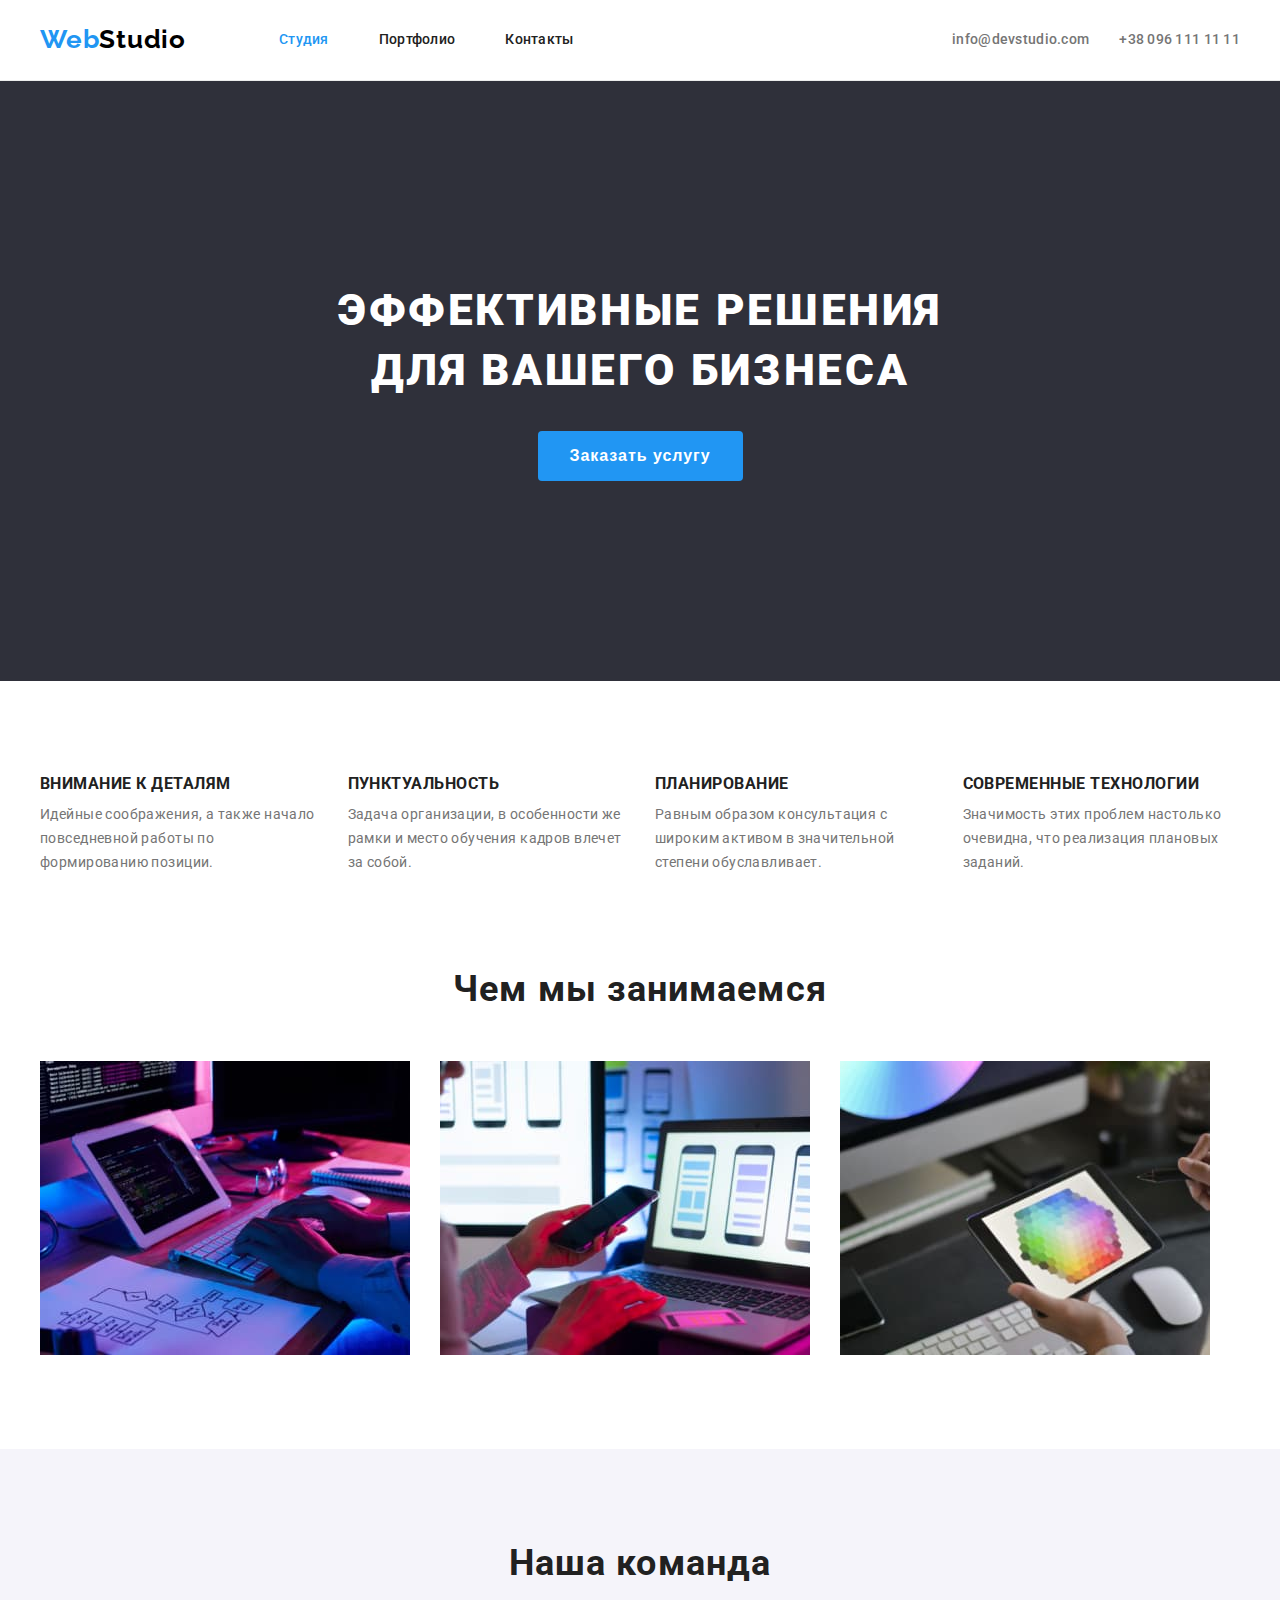
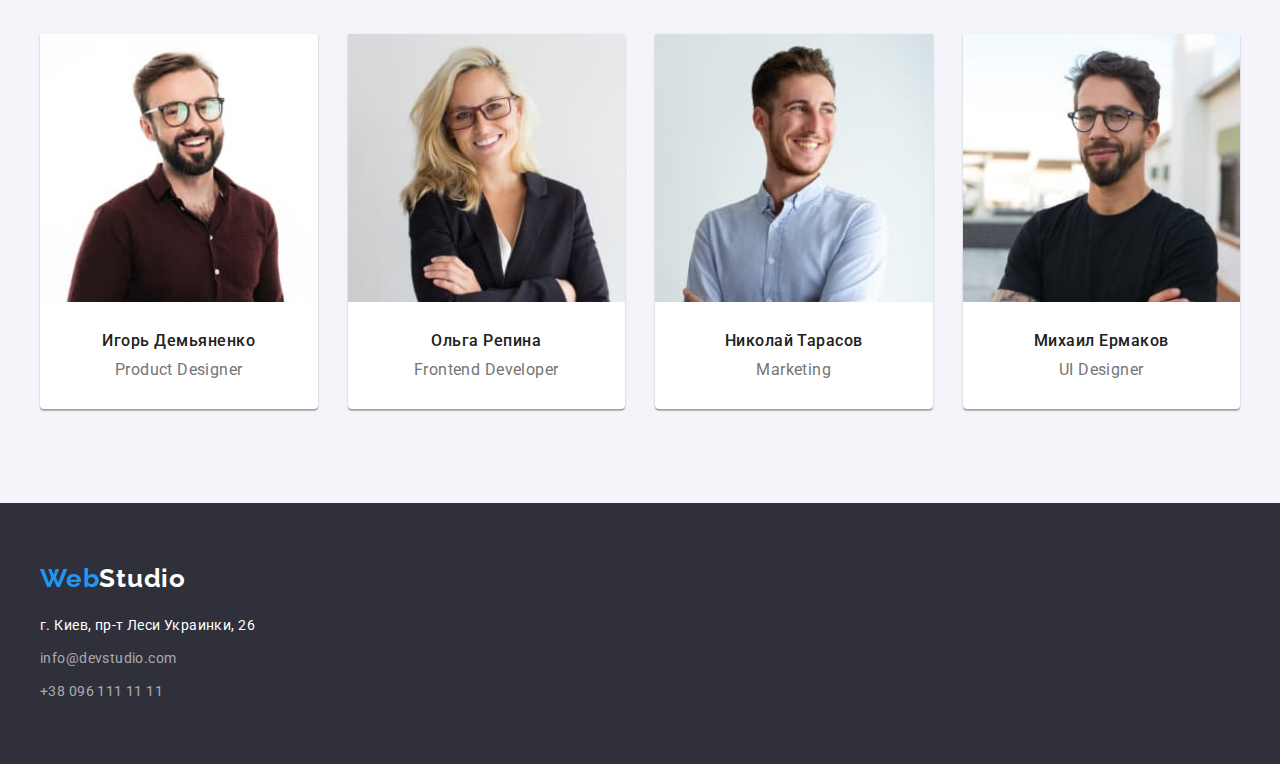
<file: index.html>
<!DOCTYPE html>
<html lang="ru">
  <head>
    <meta charset="UTF-8" />
    <meta http-equiv="X-UA-Compatible" content="IE=edge" />
    <meta name="viewport" content="width=device-width, initial-scale=1.0" />
    <title>WebStudio</title>
    <link
      rel="stylesheet"
      href="https://cdnjs.cloudflare.com/ajax/libs/modern-normalize/1.1.0/modern-normalize.min.css"
      integrity="sha512-wpPYUAdjBVSE4KJnH1VR1HeZfpl1ub8YT/NKx4PuQ5NmX2tKuGu6U/JRp5y+Y8XG2tV+wKQpNHVUX03MfMFn9Q=="
      crossorigin="anonymous"
      referrerpolicy="no-referrer"
    />
    <link rel="preconnect" href="https://fonts.gstatic.com" crossorigin />
    <link
      href="https://fonts.googleapis.com/css2?family=Raleway:wght@700&family=Roboto:wght@400;500;700;900&display=swap"
      rel="stylesheet"
    />
    <link rel="icon" href="images/favicon.ico" type=”image/x-icon”>
    <link rel="stylesheet" href="./css/styles.css" />
  </head>
  <body>
    <!-- Шапка  -->
    <header class="header">
      <div class="container">
        <a class="logo link" href="./index.html"
          >Web<span class="logo-darck">Studio</span></a
        >
        <nav class="nav">
          <ul class="nav-list list">
            <li class="nav-item">
              <a class="nav-link link current" href="./index.html">Студия</a>
            </li>
            <li class="nav-item">
              <a class="nav-link link" href="./portfolio.html">Портфолио</a>
            </li>
            <li class="nav-item">
              <a class="nav-link link" href="">Контакты</a>
            </li>
          </ul>
        </nav>
        <ul class="contact list">
          <li class="contact-item">
            <a class="contact-link link" href="mailto:info@devstudio.com"
              >info@devstudio.com</a
            >
          </li>
          <li class="contact-item">
            <a class="contact-link link" href="tel:+380961111111"
              >+38 096 111 11 11</a
            >
          </li>
        </ul>
      </div>
    </header>

    <main>
      <!-- Топ секция -->
      <section class="top section">
        <h1 class="top-title">Эффективные решения для вашего бизнеса</h1>
        <button class="top-btn btn" type="button">Заказать услугу</button>
      </section>

      <!-- Особенности -->
      <section class="features section">
        <div class="container">
          <h2 class="visually-hidden">Особенности</h2>
          <ul class="features-list list">
            <li class="features-item">
              <h3 class="features-caption title">Внимание к деталям</h3>
              <p class="features-text">
                Идейные соображения, а также начало повседневной работы по
                формированию позиции.
              </p>
            </li>

            <li class="features-item">
              <h3 class="features-caption title">Пунктуальность</h3>
              <p class="features-text">
                Задача организации, в особенности же рамки и место обучения
                кадров влечет за собой.
              </p>
            </li>

            <li class="features-item">
              <h3 class="features-caption title">Планирование</h3>
              <p class="features-text">
                Равным образом консультация с широким активом в значительной
                степени обуславливает.
              </p>
            </li>

            <li class="features-item">
              <h3 class="features-caption title">Современные технологии</h3>
              <p class="features-text">
                Значимость этих проблем настолько очевидна, что реализация
                плановых заданий.
              </p>
            </li>
          </ul>
        </div>
      </section>

      <!-- Наша работа -->
      <section class="work">
        <div class="container">
          <h2 class="section-title title">Чем мы занимаемся</h2>
          <ul class="work-list list">
            <li class="work-item">
              <img
                src="./images/img.jpg"
                alt="программист работает за столом в офисе"
                width="370"
                height="294"
              />
            </li>

            <li class="work-item">
              <img
                src="./images/img1.jpg"
                alt="разработчика мобильных приложений"
                width="370"
                height="294"
              />
            </li>

            <li class="work-item">
              <img
                src="./images/img2.jpg"
                alt="креативный художник выбирает цвет в графическом планшете"
                width="370"
                height="294"
              />
            </li>
          </ul>
        </div>
      </section>

      <!-- Наша команда -->
      <section class="team section">
        <div class="container">
          <h2 class="section-title title">Наша команда</h2>
          <ul class="team-list list">
            <li class="team-item">
              <img src="./images/igor.jpg" alt="Игорь Демьяненко" width="270" />
              <div class="team-content">
                <h3 class="team-caption title">Игорь Демьяненко</h3>
                <p class="team-text">Product Designer</p>
              </div>
            </li>

            <li class="team-item">
              <img src="./images/olga.jpg" alt="Ольга Репина" width="270" />
              <div class="team-content">
                <h3 class="team-caption title">Ольга Репина</h3>
                <p class="team-text">Frontend Developer</p>
              </div>
            </li>

            <li class="team-item">
              <img
                src="./images/nikola.jpg"
                alt="Николай Тарасов"
                width="270"
              />
              <div class="team-content">
                <h3 class="team-caption title">Николай Тарасов</h3>
                <p class="team-text">Marketing</p>
              </div>
            </li>

            <li class="team-item">
              <img src="./images/mihail.jpg" alt="Михаил Ермаков" width="270" />
              <div class="team-content">
                <h3 class="team-caption title">Михаил Ермаков</h3>
                <p class="team-text">UI Designer</p>
              </div>
            </li>
          </ul>
        </div>
      </section>
    </main>

    <!-- Подвал -->
    <footer class="footer">
      <div class="container">
        <a class="logo link logo-footer" href="index.html"
          >Web<span class="logo-light">Studio</span></a
        >
        <address class="address">
          <a
            class="address-link link"
            target="_blanck"
            rel="noopenner noreferrer"
            href="https://goo.gl/maps/iMPZcJY4s92VyZQC9"
            >г. Киев, пр-т Леси Украинки, 26</a
          >
        </address>
        <ul class="footer-list list">
          <li class="footer-item">
            <a class="footer-link link" href="mailto:info@devstudio.com"
              >info@devstudio.com</a
            >
          </li>
          <li class="footer-item">
            <a class="footer-link link" href="tel:+380961111111"
              >+38 096 111 11 11</a
            >
          </li>
        </ul>
      </div>
    </footer>
  </body>
</html>
</file>
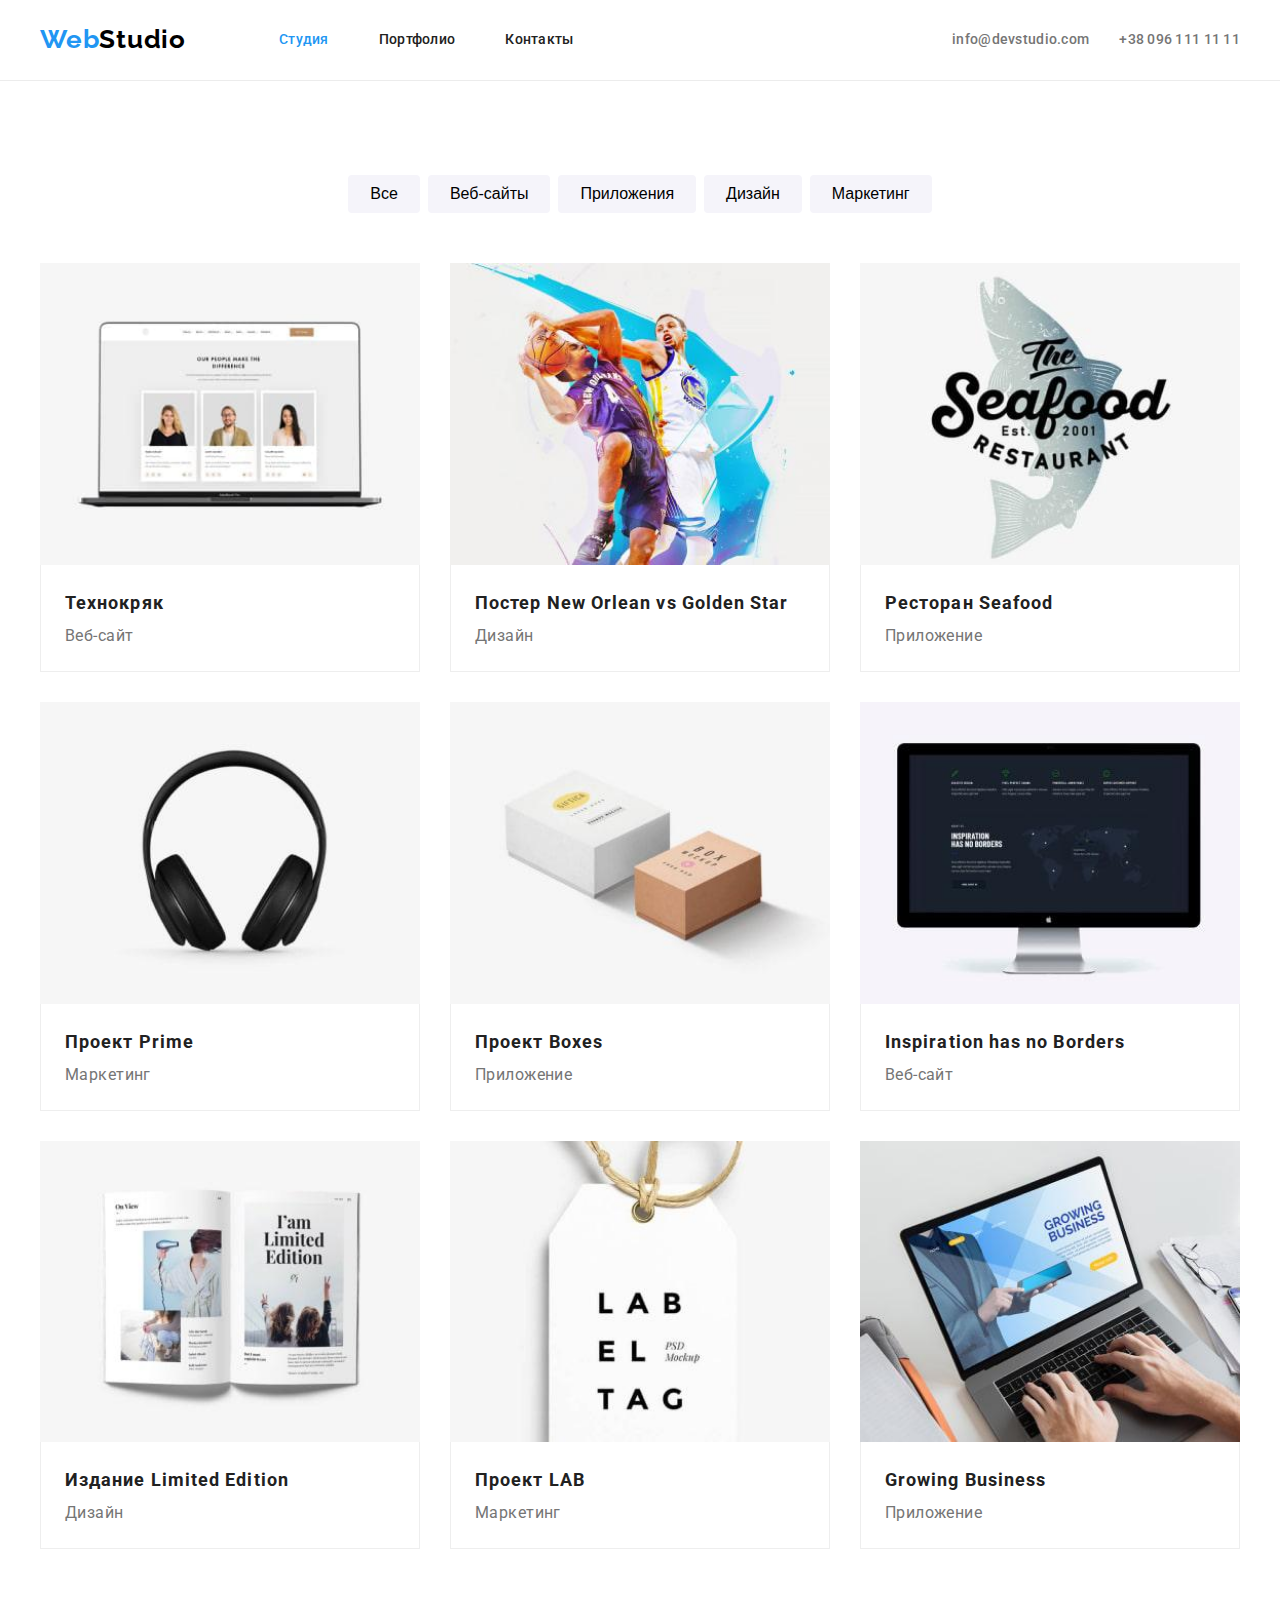
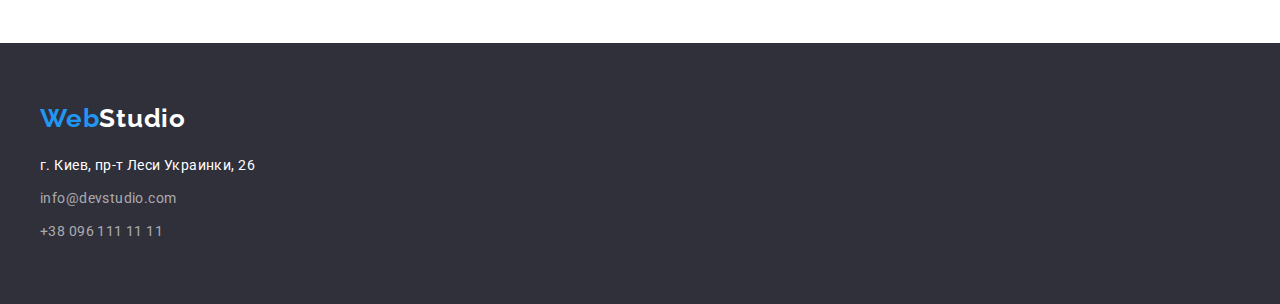
<file: portfolio.html>
<!DOCTYPE html>
<html lang="ru">
  <head>
    <meta charset="UTF-8" />
    <meta http-equiv="X-UA-Compatible" content="IE=edge" />
    <meta name="viewport" content="width=device-width, initial-scale=1.0" />
    <title>WebStudio</title>
    <link
      rel="stylesheet"
      href="https://cdnjs.cloudflare.com/ajax/libs/modern-normalize/1.1.0/modern-normalize.min.css"
      integrity="sha512-wpPYUAdjBVSE4KJnH1VR1HeZfpl1ub8YT/NKx4PuQ5NmX2tKuGu6U/JRp5y+Y8XG2tV+wKQpNHVUX03MfMFn9Q=="
      crossorigin="anonymous"
      referrerpolicy="no-referrer"
    />
    <link rel="preconnect" href="https://fonts.gstatic.com" crossorigin />
    <link
      href="https://fonts.googleapis.com/css2?family=Raleway:wght@700&family=Roboto:wght@400;500;700;900&display=swap"
      rel="stylesheet"
    />
    <link rel="icon" href="images/favicon.ico" type=”image/x-icon”>
    <link rel="stylesheet" href="./css/styles.css" />
  </head>
  <body>
    <!-- Шапка  -->
    <header class="header">
      <div class="container">
        <a class="logo link" href="./index.html"
          >Web<span class="logo-darck">Studio</span></a
        >
        <nav class="nav">
          <ul class="nav-list list">
            <li class="nav-item">
              <a class="nav-link link current" href="./index.html">Студия</a>
            </li>
            <li class="nav-item">
              <a class="nav-link link" href="./portfolio.html">Портфолио</a>
            </li>
            <li class="nav-item">
              <a class="nav-link link" href="">Контакты</a>
            </li>
          </ul>
        </nav>
        <ul class="contact list">
          <li class="contact-item">
            <a class="contact-link link" href="mailto:info@devstudio.com"
              >info@devstudio.com</a
            >
          </li>
          <li class="contact-item">
            <a class="contact-link link" href="tel:+380961111111"
              >+38 096 111 11 11</a
            >
          </li>
        </ul>
      </div>
    </header>
    <main>
      <section class="portfolio section">
        <div class="container">
          <h1 class="visually-hidden">Портфолио</h1>
          <ul class="filter-list list">
            <li class="filter-item">
              <button class="filter-btn btn" type="button">Все</button>
            </li>
            <li class="filter-item">
              <button class="filter-btn btn" type="button">Веб-сайты</button>
            </li>
            <li class="filter-item">
              <button class="filter-btn btn" type="button">Приложения</button>
            </li>
            <li class="filter-item">
              <button class="filter-btn btn" type="button">Дизайн</button>
            </li>
            <li class="filter-item">
              <button class="filter-btn btn" type="button">Маркетинг</button>
            </li>
          </ul>
          <ul class="examples-list list">
            <li class="examples-item">
              <a class="exemples-link link" href="">
                <img
                  src="./images/portfolio-img1.jpg"
                  alt="Команда разработчиков"
                  width="370"
                />
                <div class="examples-content">
                  <h3 class="examples-title title">Технокряк</h3>
                  <p class="examples-text">Веб-сайт</p>
                </div>
              </a>
            </li>

            <li class="examples-item">
              <a class="exemples-link link" href="">
                <img
                  src="./images/portfolio-img2.jpg"
                  alt="Два боскитболиста"
                  width="370"
                />
                <div class="examples-content">
                  <h3 class="examples-title title">
                    Постер New Orlean vs Golden Star
                  </h3>
                  <p class="examples-text">Дизайн</p>
                </div>
              </a>
            </li>

            <li class="examples-item">
              <a class="exemples-link link" href="">
                <img
                  src="./images/portfolio-img3.jpg"
                  alt="Рыба-логотип ресторана Seafood"
                  width="370"
                />
                <div class="examples-content">
                  <h3 class="examples-title title">Ресторан Seafood</h3>
                  <p class="examples-text">Приложение</p>
                </div>
              </a>
            </li>

            <li class="examples-item">
              <a class="exemples-link link" href="">
                <img
                  src="./images/portfolio-img4.jpg"
                  alt="Наушники"
                  width="370"
                />
                <div class="examples-content">
                  <h3 class="examples-title title">Проект Prime</h3>
                  <p class="examples-text">Маркетинг</p>
                </div>
              </a>
            </li>

            <li class="examples-item">
              <a class="exemples-link link" href="">
                <img
                  src="./images/portfolio-img5.jpg"
                  alt="Две коробочки"
                  width="370"
                />
                <div class="examples-content">
                  <h3 class="examples-title title">Проект Boxes</h3>
                  <p class="examples-text">Приложение</p>
                </div>
              </a>
            </li>

            <li class="examples-item">
              <a class="exemples-link link" href="">
                <img
                  src="./images/portfolio-img6.jpg"
                  alt="Монитор с изображением сайта"
                  width="370"
                />
                <div class="examples-content">
                  <h3 class="examples-title title">
                    Inspiration has no Borders
                  </h3>
                  <p class="examples-text">Веб-сайт</p>
                </div>
              </a>
            </li>

            <li class="examples-item">
              <a class="exemples-link link" href="">
                <img
                  src="./images/portfolio-img7.jpg"
                  alt="Брошура издания Limited Editionа"
                  width="370"
                />
                <div class="examples-content">
                  <h3 class="examples-title title">Издание Limited Edition</h3>
                  <p class="examples-text">Дизайн</p>
                </div>
              </a>
            </li>

            <li class="examples-item">
              <a class="exemples-link link" href="">
                <img
                  src="./images/portfolio-img8.jpg"
                  alt="Этикетка"
                  width="370"
                />
                <div class="examples-content">
                  <h3 class="examples-title title">Проект LAB</h3>
                  <p class="examples-text">Маркетинг</p>
                </div>
              </a>
            </li>

            <li class="examples-item">
              <a class="exemples-link link" href="">
                <img
                  src="./images/portfolio-img9.jpg"
                  alt="Ноутбук с запущеным приложением Growing Business"
                  width="370"
                />
                <div class="examples-content">
                  <h3 class="examples-title title">Growing Business</h3>
                  <p class="examples-text">Приложение</p>
                </div>
              </a>
            </li>
          </ul>
        </div>
      </section>
    </main>

    <!-- Подвал -->
    <footer class="footer">
      <div class="container">
        <a class="logo link logo-footer" href="index.html"
          >Web<span class="logo-light">Studio</span></a
        >
        <address class="address">
          <a
            class="address-link link"
            target="_blanck"
            rel="noopenner noreferrer"
            href="https://goo.gl/maps/iMPZcJY4s92VyZQC9"
            >г. Киев, пр-т Леси Украинки, 26</a
          >
        </address>
        <ul class="footer-list list">
          <li class="footer-item">
            <a class="footer-link link" href="mailto:info@devstudio.com"
              >info@devstudio.com</a
            >
          </li>
          <li class="footer-item">
            <a class="footer-link link" href="tel:+380961111111"
              >+38 096 111 11 11</a
            >
          </li>
        </ul>
      </div>
    </footer>
  </body>
</html>
</file>
<file: css/styles.css>
:root {
  --primaryFont: Roboto;
  --primaryFontSize: 14px;
  --secondFontSize: 16px;
  --primaryBgColor: #e5e5e5;
  --secondaryBgColor: #f5f4fa;
  --lightBgColor: #ffffff;
  --lightColor: #ffffff;
  --textColor: #757575;
  --darckColor: #212121;
  --accentColor: #2196f3;
  --hoverBtnColor: #188ce8;
  --logoColor: #2196f3;
  --logoColorDarck: #000000;
  --logoColorLight: #ffffff;
  --darkBgColor: #2f303a;
  --footerColor: rgba(255, 255, 255, 0.6);
}

body {
  margin: 0;
  font-family: var(--primaryFont), Verdana, Geneva, Tahoma, sans-serif;
  font-size: var(--primaryFontSize);
  font-style: normal;
  font-weight: 400;
  line-height: 1.71;
  letter-spacing: 0.03em;
  color: var(--textColor);
}

h1,
h2,
h3,
h4,
h5,
h6,
p {
  margin: 0;
}

img {
  display: block;
  width: 100%;
  height: auto;
}

.list {
  margin: 0;
  padding: 0;
  list-style: none;
}

.link {
  text-decoration: none;
}

.container {
  width: 1200px;
  padding-left: 15px;
  padding-right: 15px;
  margin-left: auto;
  margin-right: auto;
}

.btn {
  appearance: none;
  border: 0;
  border-radius: 4px;
}

.title {
  font-weight: 700;
  letter-spacing: 0.03em;
  color: var(--darckColor);
}

.visually-hidden {
  position: absolute;
  width: 1px;
  height: 1px;
  margin: -1px;
  border: 0;
  padding: 0;

  white-space: nowrap;
  clip-path: inset(100%);
  clip: rect(0 0 0 0);
  overflow: hidden;
}

.section {
  padding-top: 94px;
  padding-bottom: 94px;
}

/* ========Header======== */
.header {
  border-bottom: 1px solid #ececec;
}
.header .container {
  display: flex;
  align-items: center;
}

/* ========Logo========*/
.logo {
  padding-top: 24px;
  padding-bottom: 25px;
  margin-right: 93px;
  font-family: Raleway;
  font-style: normal;
  font-weight: 700;
  font-size: 26px;
  line-height: 1.19;
  letter-spacing: 0.03em;
  color: var(--logoColor);
}
.logo-footer {
  padding: 0;
  margin: 0;
}
.logo-darck {
  color: var(--logoColorDarck);
}
.logo-light {
  display: inline-block;
  margin-bottom: 20px;
  color: var(--logoColorLight);
}
.logo:hover > .logo-light,
.logo:focus > .logo-light,
.logo:hover > .logo-darck,
.logo:focus > .logo-darck {
  color: var(--accentColor);
}

/* ========Navigation======== */
.nav-list {
  display: flex;
}
.nav-item:not(:first-child) {
  margin-left: 50px;
}
.nav-link {
  display: inline-block;
  padding-top: 32px;
  padding-bottom: 32px;
  font-weight: 500;
  line-height: 1.14;
  letter-spacing: 0.02em;
  color: var(--darckColor);
}
.nav-link.current,
.nav-link:hover,
.nav-link:focus {
  color: var(--accentColor);
}

/* ========Tel , Mail======== */
.contact {
  display: flex;
  align-items: center;
  margin-left: auto;
}
.contact-item:nth-child(2n) {
  margin-left: 30px;
}
.contact-link {
  display: inline-block;
  padding-top: 32px;
  padding-bottom: 32px;
  font-weight: 500;
  line-height: 1.14;
  letter-spacing: 0.02em;
  color: inherit;
}
.contact-link:hover,
.contact-link:focus {
  color: var(--accentColor);
}

/* ========Top section======== */
.top {
  padding-top: 200px;
  padding-bottom: 200px;
  text-align: center;
  background-color: var(--darkBgColor);
}
.top-title {
  max-width: 696px;
  margin: 0 auto;
  margin-bottom: 30px;
  font-weight: 900;
  font-size: 44px;
  line-height: 1.36;
  color: var(--lightColor);
  letter-spacing: 0.06em;
  text-transform: uppercase;
}
.top-btn {
  min-width: 200px;
  padding: 10px 32px;
  font-weight: bold;
  font-size: var(--secondFontSize);
  line-height: 1.87;
  text-align: center;
  letter-spacing: 0.06em;
  color: var(--lightColor);
  background-color: var(--accentColor);
  border-radius: 4px;
  cursor: pointer;
}
.top-btn:focus,
.top-btn:hover {
  background-color: var(--hoverBtnColor);
  box-shadow: 0px 4px 4px rgba(0, 0, 0, 0.15);
}

/* ========Features section======== */
.features-list {
  display: flex;
  margin-top: -30px;
  margin-left: -30px;
}
.features-item {
  flex-basis: calc((100% - 3 * 30px) / 4);
  margin-top: 30px;
  margin-left: 30px;
}
.features-caption {
  margin-bottom: 10px;
  font-weight: 700;
  line-height: 1.14;
  letter-spacing: 0.03em;
  text-transform: uppercase;
}

/* ========Work section======== */
.work {
  padding-bottom: 94px;
}
.section-title {
  margin-bottom: 50px;
  font-weight: bold;
  font-size: 36px;
  line-height: 1.16;
  text-align: center;
  letter-spacing: 0.03em;
}
.work-list {
  display: flex;
}
.work-item:not(:first-child) {
  margin-left: 30px;
}

/* ========Team section======== */
.team {
  background-color: #f5f4fa;
}
.team-list {
  display: flex;
  margin-top: -30px;
  margin-left: -30px;
}
.team-item {
  margin-top: 30px;
  margin-left: 30px;
  flex-basis: calc((100% - 3 * 30px) / 4);
  background-color: var(--lightBgColor);
  border-radius: 0 0 4px 4px;
  box-shadow: 0px 1px 3px rgba(0, 0, 0, 0.12), 0px 1px 1px rgba(0, 0, 0, 0.14),
    0px 2px 1px rgba(0, 0, 0, 0.2);
}
.team-content {
  padding-top: 30px;
  padding-bottom: 30px;
  text-align: center;
}
.team-caption {
  margin-bottom: 10px;
  font-weight: 500;
  font-size: var(--secondFontSize);
  line-height: 1.18;
  letter-spacing: 0.03em;
}
.team-text {
  font-size: var(--secondFontSize);
  line-height: 1.18;
}

/* ========Footer======== */
.footer {
  padding: 60px 0;
  background-color: var(--darkBgColor);
}
.address {
  margin-bottom: 9px;
}
.address-link {
  font-style: normal;
  color: var(--lightColor);
}
.address-link:hover,
.address-link:focus {
  color: var(--accentColor);
}
.footer-item:first-child {
  margin-bottom: 9px;
}
.footer-link {
  color: var(--footerColor);
}
.footer-link:hover,
.footer-link:focus {
  color: var(--accentColor);
}

/* ========Portfolio page======== */

/* ========Filter button======== */
.filter-list {
  display: flex;
  justify-content: center;
  margin-bottom: 50px;
}
.filter-item:not(:first-child) {
  margin-left: 8px;
}
.filter-btn {
  padding: 6px 22px;
  font-weight: 500;
  font-size: var(--secondFontSize);
  line-height: 1.62;
  text-align: center;
  background-color: var(--secondaryBgColor);
  cursor: pointer;
}
.filter-btn:hover,
.filter-btn:focus {
  color: var(--lightColor);
  background-color: var(--accentColor);
  box-shadow: 0px 3px 1px rgba(0, 0, 0, 0.1), 0px 1px 2px rgba(0, 0, 0, 0.08),
    0px 2px 2px rgba(0, 0, 0, 0.12);
}

/* ========Examples list======== */
.examples-list {
  display: flex;
  flex-wrap: wrap;
  margin-top: -30px;
  margin-left: -30px;
}
.examples-item {
  margin-top: 30px;
  margin-left: 30px;
  flex-basis: calc(100% / 3 - 30px);
}
.examples-content {
  padding: 20px 24px;
  background-color: var(--lightBgColor);
  border-right: 1px solid #eeeeee;
  border-bottom: 1px solid #eeeeee;
  border-left: 1px solid #eeeeee;
}
.examples-title {
  font-size: 18px;
  line-height: 2;
  letter-spacing: 0.06em;
}
.examples-text {
  font-size: 16px;
  line-height: 1.87;
  color: var(--textColor);
}
.examples-link:hover,
.examples-link:focus {
  background-color: var(--accentColor);
}
</file>
